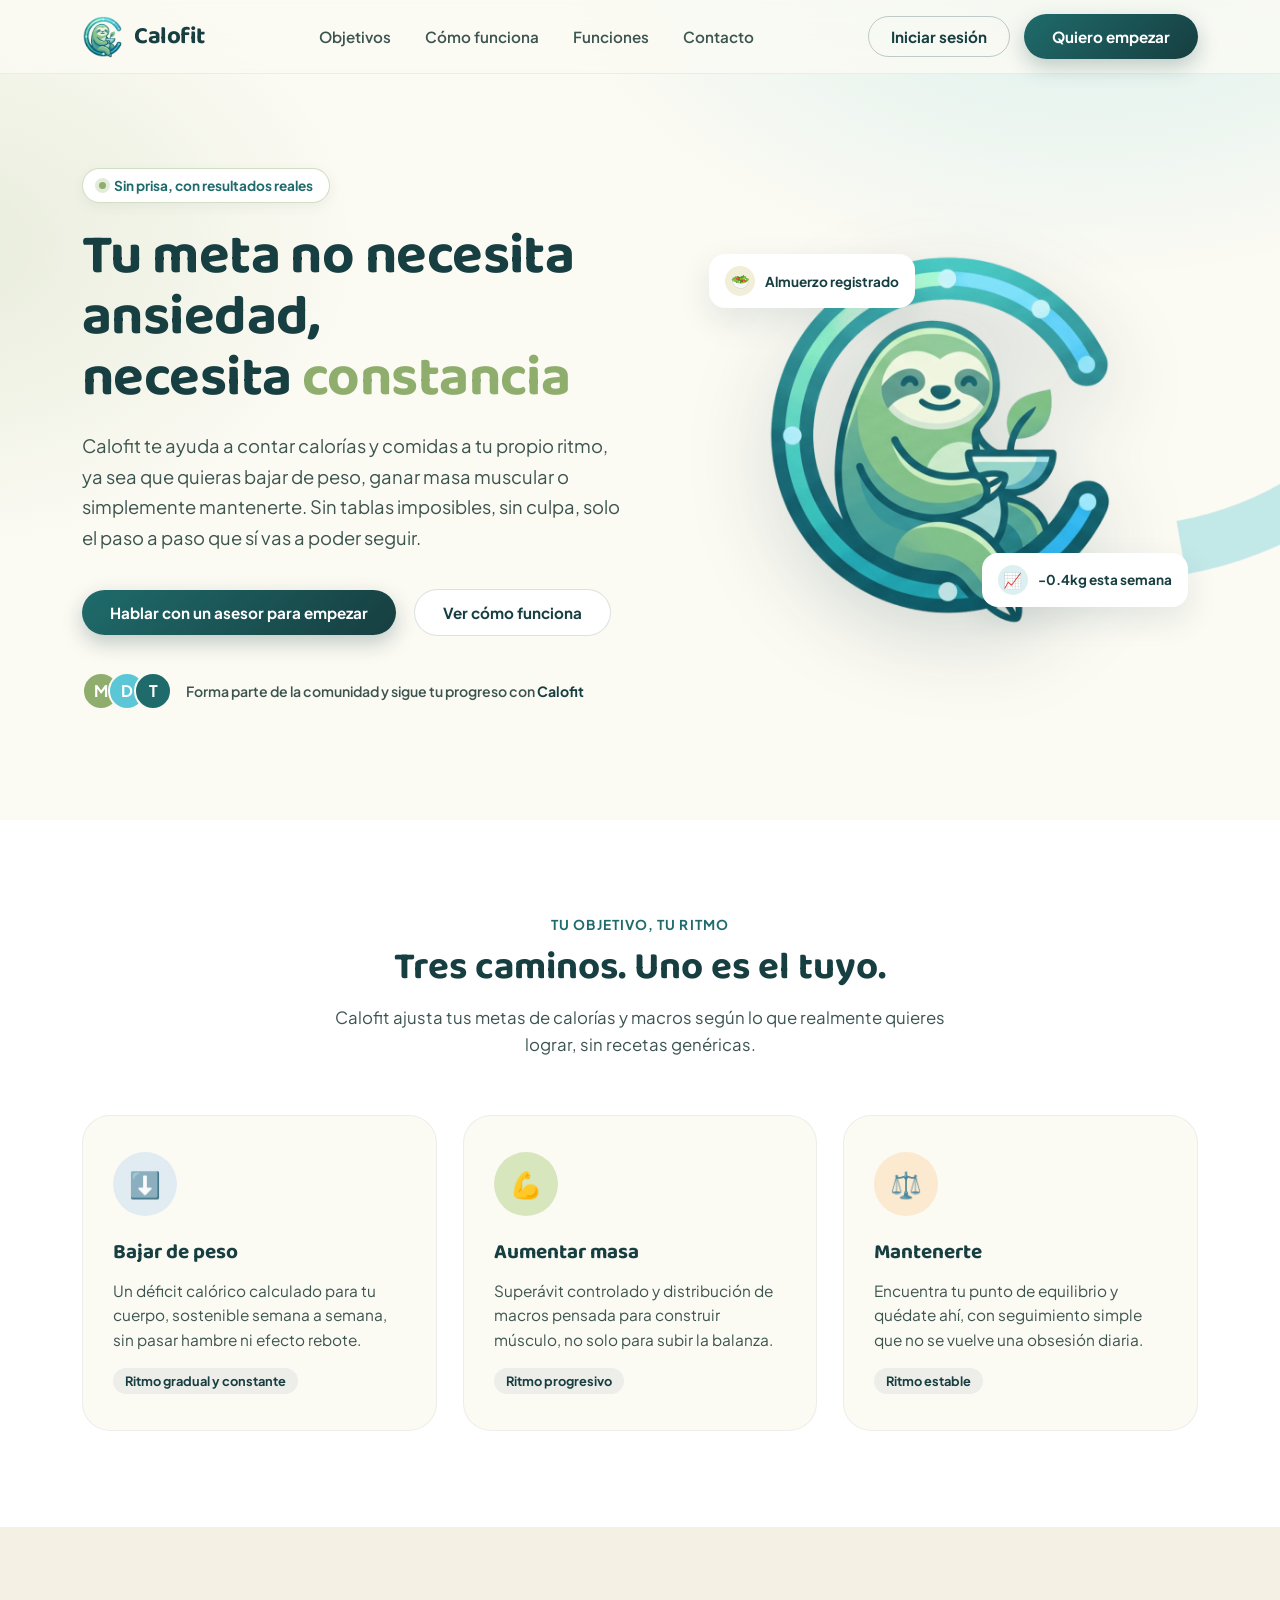
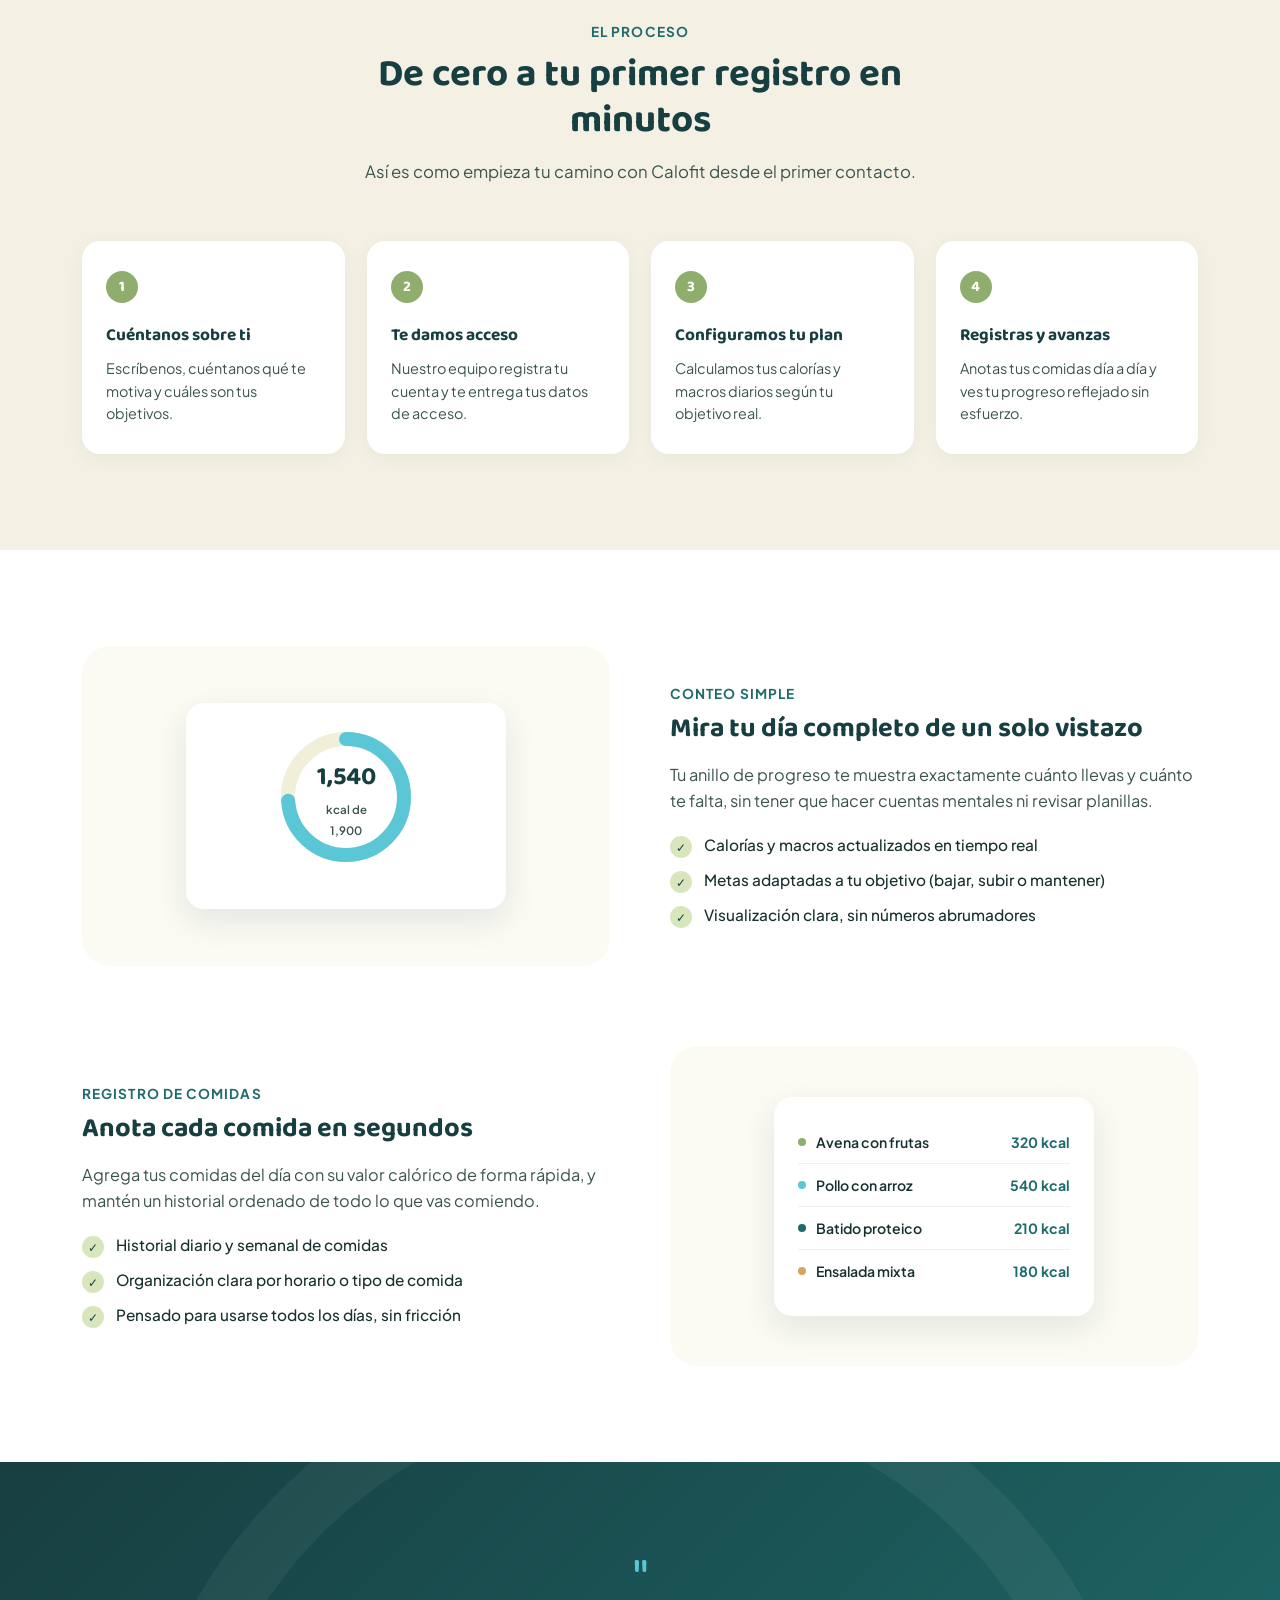
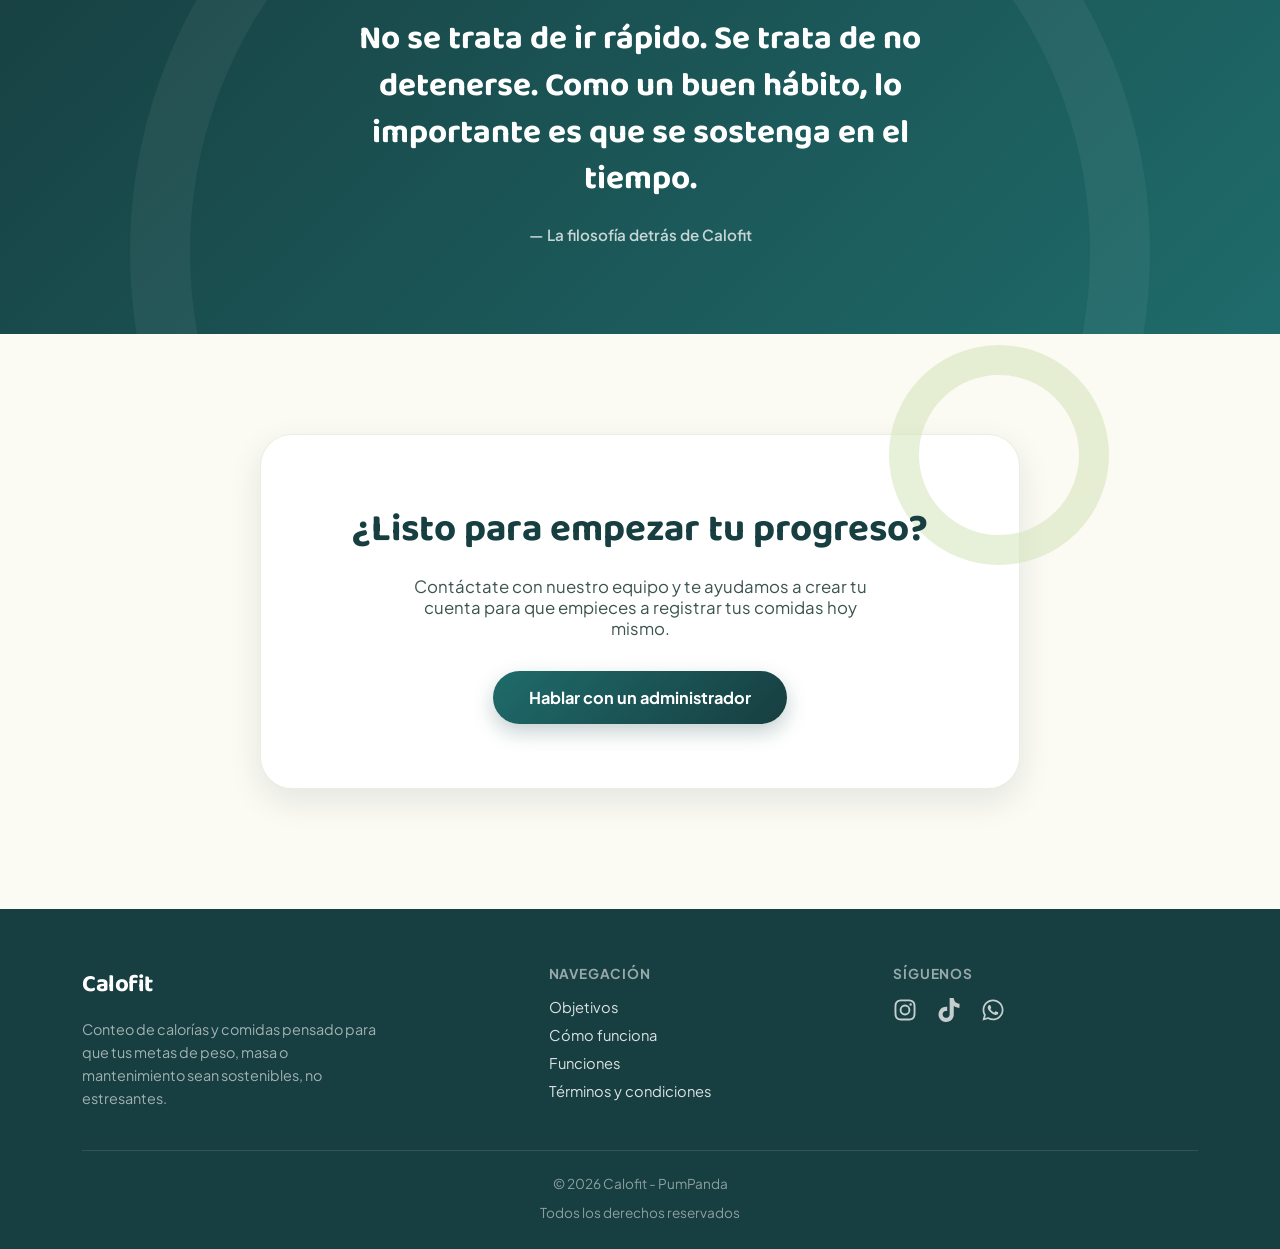
<file: index.html>
<!DOCTYPE html>
<html lang="es">
<head>
  <meta charset="UTF-8">
  <meta name="viewport" content="width=device-width, initial-scale=1.0">
  <title>Calofit — Tu ritmo, tus calorías, tus resultados</title>
  <link rel="preconnect" href="https://fonts.googleapis.com">
  <link rel="preconnect" href="https://fonts.gstatic.com" crossorigin>
  <link href="https://fonts.googleapis.com/css2?family=Baloo+2:wght@500;600;700;800&family=Plus+Jakarta+Sans:wght@400;500;600;700&display=swap" rel="stylesheet">
  <link rel="stylesheet" href="css/styles.css">
</head>
<body>

<!-- ============ HEADER ============ -->
<header id="header">
  <div class="nav-wrap">
    <a href="#top" class="brand">
      <img src="assets/logo-icon.png" alt="Calofit" class="brand-mark">
      <span class="brand-name">Calofit</span>
    </a>

    <nav class="nav-links">
      <a href="#objetivos">Objetivos</a>
      <a href="#como-funciona">Cómo funciona</a>
      <a href="#funciones">Funciones</a>
      <a href="#contacto">Contacto</a>
    </nav>

    <div class="nav-actions">
      <a href="https://calofit-frontend-production.up.railway.app/login" target="_blank" class="btn btn-login">Iniciar sesión</a>
      <a href="#contacto" class="btn btn-primary">Quiero empezar</a>
      <button class="menu-toggle" id="menuToggle" aria-label="Abrir menú">
        <span></span><span></span><span></span>
      </button>
    </div>
  </div>
</header>

<div class="mobile-overlay" id="mobileOverlay"></div>
<div class="mobile-panel" id="mobilePanel">
  <a href="#objetivos">Objetivos</a>
  <a href="#como-funciona">Cómo funciona</a>
  <a href="#funciones">Funciones</a>
  <a href="#contacto">Contacto</a>
  <a href="https://calofit-frontend-production.up.railway.app/login" target="_blank" style="margin-top:8px;">Iniciar sesión</a>
  <a href="#contacto" class="btn btn-primary" style="margin-top:4px; color: white;">Quiero empezar</a>
</div>

<!-- ============ HERO ============ -->
<section class="hero" id="top">
  <div class="hero-arc"></div>
  <div class="hero-arc-2"></div>
  <div class="container hero-inner">
    <div class="hero-copy">
      <span class="eyebrow"><span class="dot"></span> Sin prisa, con resultados reales</span>
      <h1>
        Tu meta no necesita ansiedad,<br>
        necesita <span class="accent">constancia</span>
      </h1>
      <p class="lead">
        Calofit te ayuda a contar calorías y comidas a tu propio ritmo, ya sea que quieras bajar de peso, ganar masa muscular o simplemente mantenerte. Sin tablas imposibles, sin culpa, solo el paso a paso que sí vas a poder seguir.
      </p>
      <div class="hero-ctas">
        <a href="#contacto" class="btn btn-primary">Hablar con un asesor para empezar</a>
        <a href="#como-funciona" class="btn btn-ghost-green">Ver cómo funciona</a>
      </div>
      <div class="hero-trust">
        <div class="avatars">
          <span style="background:#8FAE6E;">M</span>
          <span style="background:#5BC7D6;">D</span>
          <span style="background:#1F6B6B;">T</span>
        </div>
        <p class="txt">Forma parte de la comunidad y sigue tu progreso con <strong>Calofit</strong></p>
      </div>
    </div>

    <div class="hero-visual">
      <div class="hero-visual-ring">
        <img src="assets/logo-icon.png" alt="Calofit" class="hero-logo-img" id="heroLogo">
        <div class="float-card c1">
          <span class="ic">🥗</span> Almuerzo registrado
        </div>
        <div class="float-card c2">
          <span class="ic">📈</span> -0.4kg esta semana
        </div>
      </div>
    </div>
  </div>
</section>

<!-- ============ GOALS ============ -->
<section class="goals section-pad" id="objetivos">
  <div class="container">
    <div class="section-head reveal">
      <span class="section-tag">Tu objetivo, tu ritmo</span>
      <h2>Tres caminos. Uno es el tuyo.</h2>
      <p>Calofit ajusta tus metas de calorías y macros según lo que realmente quieres lograr, sin recetas genéricas.</p>
    </div>
    <div class="goals-grid">
      <div class="goal-card down reveal">
        <div class="arc-icon">⬇️</div>
        <h3>Bajar de peso</h3>
        <p>Un déficit calórico calculado para tu cuerpo, sostenible semana a semana, sin pasar hambre ni efecto rebote.</p>
        <span class="pace-label">Ritmo gradual y constante</span>
      </div>
      <div class="goal-card up reveal">
        <div class="arc-icon">💪</div>
        <h3>Aumentar masa</h3>
        <p>Superávit controlado y distribución de macros pensada para construir músculo, no solo para subir la balanza.</p>
        <span class="pace-label">Ritmo progresivo</span>
      </div>
      <div class="goal-card maintain reveal">
        <div class="arc-icon">⚖️</div>
        <h3>Mantenerte</h3>
        <p>Encuentra tu punto de equilibrio y quédate ahí, con seguimiento simple que no se vuelve una obsesión diaria.</p>
        <span class="pace-label">Ritmo estable</span>
      </div>
    </div>
  </div>
</section>

<!-- ============ HOW IT WORKS ============ -->
<section class="how section-pad" id="como-funciona">
  <div class="container">
    <div class="section-head reveal">
      <span class="section-tag">El proceso</span>
      <h2>De cero a tu primer registro en minutos</h2>
      <p>Así es como empieza tu camino con Calofit desde el primer contacto.</p>
    </div>
    <div class="how-grid">
      <div class="how-step reveal">
        <div class="step-num">1</div>
        <h4>Cuéntanos sobre ti</h4>
        <p>Escríbenos, cuéntanos qué te motiva y cuáles son tus objetivos.</p>
      </div>
      <div class="how-step reveal">
        <div class="step-num">2</div>
        <h4>Te damos acceso</h4>
        <p>Nuestro equipo registra tu cuenta y te entrega tus datos de acceso.</p>
      </div>
      <div class="how-step reveal">
        <div class="step-num">3</div>
        <h4>Configuramos tu plan</h4>
        <p>Calculamos tus calorías y macros diarios según tu objetivo real.</p>
      </div>
      <div class="how-step reveal">
        <div class="step-num">4</div>
        <h4>Registras y avanzas</h4>
        <p>Anotas tus comidas día a día y ves tu progreso reflejado sin esfuerzo.</p>
      </div>
    </div>
  </div>
</section>

<!-- ============ FEATURES ============ -->
<section class="features section-pad" id="funciones">
  <div class="container">

    <div class="features-grid reveal">
      <div class="feat-visual">
        <div class="mock-card">
          <div class="ring-progress">
            <svg viewBox="0 0 140 140" width="140" height="140">
              <circle cx="70" cy="70" r="58" fill="none" stroke="#F1EFD9" stroke-width="14"/>
              <circle cx="70" cy="70" r="58" fill="none" stroke="#5BC7D6" stroke-width="14" stroke-linecap="round"
                stroke-dasharray="364" stroke-dashoffset="95" transform="rotate(-90 70 70)"/>
            </svg>
            <div class="ring-center">
              <span class="num">1,540</span>
              <span class="label">kcal de 1,900</span>
            </div>
          </div>
        </div>
      </div>
      <div class="feat-text">
        <span class="section-tag">Conteo simple</span>
        <h3>Mira tu día completo de un solo vistazo</h3>
        <p>Tu anillo de progreso te muestra exactamente cuánto llevas y cuánto te falta, sin tener que hacer cuentas mentales ni revisar planillas.</p>
        <ul class="feat-list">
          <li><span class="check">✓</span> Calorías y macros actualizados en tiempo real</li>
          <li><span class="check">✓</span> Metas adaptadas a tu objetivo (bajar, subir o mantener)</li>
          <li><span class="check">✓</span> Visualización clara, sin números abrumadores</li>
        </ul>
      </div>
    </div>

    <div style="height:80px;"></div>

    <div class="features-grid reverse reveal">
      <div class="feat-visual">
        <div class="mock-card">
          <div class="mock-row">
            <span class="food"><span class="dot" style="background:#8FAE6E;"></span>Avena con frutas</span>
            <span class="kcal">320 kcal</span>
          </div>
          <div class="mock-row">
            <span class="food"><span class="dot" style="background:#5BC7D6;"></span>Pollo con arroz</span>
            <span class="kcal">540 kcal</span>
          </div>
          <div class="mock-row">
            <span class="food"><span class="dot" style="background:#1F6B6B;"></span>Batido proteico</span>
            <span class="kcal">210 kcal</span>
          </div>
          <div class="mock-row">
            <span class="food"><span class="dot" style="background:#D8A35B;"></span>Ensalada mixta</span>
            <span class="kcal">180 kcal</span>
          </div>
        </div>
      </div>
      <div class="feat-text">
        <span class="section-tag">Registro de comidas</span>
        <h3>Anota cada comida en segundos</h3>
        <p>Agrega tus comidas del día con su valor calórico de forma rápida, y mantén un historial ordenado de todo lo que vas comiendo.</p>
        <ul class="feat-list">
          <li><span class="check">✓</span> Historial diario y semanal de comidas</li>
          <li><span class="check">✓</span> Organización clara por horario o tipo de comida</li>
          <li><span class="check">✓</span> Pensado para usarse todos los días, sin fricción</li>
        </ul>
      </div>
    </div>

  </div>
</section>

<!-- ============ PHILOSOPHY ============ -->
<section class="philosophy">
  <div class="container philosophy-inner reveal">
    <span class="quote-mark">"</span>
    <h3>No se trata de ir rápido. Se trata de no detenerse. Como un buen hábito, lo importante es que se sostenga en el tiempo.</h3>
    <p class="author">— La filosofía detrás de Calofit</p>
  </div>
</section>

<!-- ============ FINAL CTA ============ -->
<section class="final-cta" id="contacto">
  <div class="container">
    <div class="final-cta-card reveal">
      <div class="arc-deco"></div>
      <h2>¿Listo para empezar tu progreso?</h2>
      <p>Contáctate con nuestro equipo y te ayudamos a crear tu cuenta para que empieces a registrar tus comidas hoy mismo.</p>
      <a id="contact-admin" href="#" target="_blank" class="btn btn-primary">Hablar con un administrador</a>
    </div>
  </div>
</section>

<!-- ============ FOOTER ============ -->
<footer>
  <div class="container">
    <div class="footer-grid">
      <div>
        <div class="footer-brand">
          <span class="brand-name">Calofit</span>
        </div>
        <p class="desc">Conteo de calorías y comidas pensado para que tus metas de peso, masa o mantenimiento sean sostenibles, no estresantes.</p>
      </div>
      <div>
        <h5>Navegación</h5>
        <div class="flinks">
          <a href="#objetivos">Objetivos</a>
          <a href="#como-funciona">Cómo funciona</a>
          <a href="#funciones">Funciones</a>
          <a href="terminos_condiciones.html" target="_blank">Términos y condiciones</a>
        </div>
      </div>
      <div>
        <h5>Síguenos</h5>
        <div class="social-icons">
          <a href="https://www.instagram.com/pumpanda_devs/" target="_blank" aria-label="Instagram">
            <svg xmlns="http://www.w3.org/2000/svg" viewBox="0 0 448 512"><path d="M224.3 141a115 115 0 1 0 -.6 230 115 115 0 1 0 .6-230zm-.6 40.4a74.6 74.6 0 1 1 .6 149.2 74.6 74.6 0 1 1 -.6-149.2zm93.4-45.1a26.8 26.8 0 1 1 53.6 0 26.8 26.8 0 1 1 -53.6 0zm129.7 27.2c-1.7-35.9-9.9-67.7-36.2-93.9-26.2-26.2-58-34.4-93.9-36.2-37-2.1-147.9-2.1-184.9 0-35.8 1.7-67.6 9.9-93.9 36.1s-34.4 58-36.2 93.9c-2.1 37-2.1 147.9 0 184.9 1.7 35.9 9.9 67.7 36.2 93.9s58 34.4 93.9 36.2c37 2.1 147.9 2.1 184.9 0 35.9-1.7 67.7-9.9 93.9-36.2 26.2-26.2 34.4-58 36.2-93.9 2.1-37 2.1-147.8 0-184.8zM399 388c-7.8 19.6-22.9 34.7-42.6 42.6-29.5 11.7-99.5 9-132.1 9s-102.7 2.6-132.1-9c-19.6-7.8-34.7-22.9-42.6-42.6-11.7-29.5-9-99.5-9-132.1s-2.6-102.7 9-132.1c7.8-19.6 22.9-34.7 42.6-42.6 29.5-11.7 99.5-9 132.1-9s102.7-2.6 132.1 9c19.6 7.8 34.7 22.9 42.6 42.6 11.7 29.5 9 99.5 9 132.1s2.7 102.7-9 132.1z"/></svg>
          </a>
          <a href="https://www.tiktok.com/@pumpanda2" target="_blank" aria-label="TikTok">
            <svg xmlns="http://www.w3.org/2000/svg" viewBox="0 0 448 512"><path d="M448.5 209.9c-44 .1-87-13.6-122.8-39.2l0 178.7c0 33.1-10.1 65.4-29 92.6s-45.6 48-76.6 59.6-64.8 13.5-96.9 5.3-60.9-25.9-82.7-50.8-35.3-56-39-88.9 2.9-66.1 18.6-95.2 40-52.7 69.6-67.7 62.9-20.5 95.7-16l0 89.9c-15-4.7-31.1-4.6-46 .4s-27.9 14.6-37 27.3-14 28.1-13.9 43.9 5.2 31 14.5 43.7 22.4 22.1 37.4 26.9 31.1 4.8 46-.1 28-14.4 37.2-27.1 14.2-28.1 14.2-43.8l0-349.4 88 0c-.1 7.4 .6 14.9 1.9 22.2 3.1 16.3 9.4 31.9 18.7 45.7s21.3 25.6 35.2 34.6c19.9 13.1 43.2 20.1 67 20.1l0 87.4z"/></svg>
          </a>
          <a id="contact-whatsapp" href="#" target="_blank" aria-label="WhatsApp">
            <svg xmlns="http://www.w3.org/2000/svg" viewBox="0 0 448 512"><path d="M380.9 97.1c-41.9-42-97.7-65.1-157-65.1-122.4 0-222 99.6-222 222 0 39.1 10.2 77.3 29.6 111L0 480 117.7 449.1c32.4 17.7 68.9 27 106.1 27l.1 0c122.3 0 224.1-99.6 224.1-222 0-59.3-25.2-115-67.1-157zm-157 341.6c-33.2 0-65.7-8.9-94-25.7l-6.7-4-69.8 18.3 18.6-68.1-4.4-7c-18.5-29.4-28.2-63.3-28.2-98.2 0-101.7 82.8-184.5 184.6-184.5 49.3 0 95.6 19.2 130.4 54.1s56.2 81.2 56.1 130.5c0 101.8-84.9 184.6-186.6 184.6zM325.1 300.5c-5.5-2.8-32.8-16.2-37.9-18-5.1-1.9-8.8-2.8-12.5 2.8s-14.3 18-17.6 21.8c-3.2 3.7-6.5 4.2-12 1.4-32.6-16.3-54-29.1-75.5-66-5.7-9.8 5.7-9.1 16.3-30.3 1.8-3.7 .9-6.9-.5-9.7s-12.5-30.1-17.1-41.2c-4.5-10.8-9.1-9.3-12.5-9.5-3.2-.2-6.9-.2-10.6-.2s-9.7 1.4-14.8 6.9c-5.1 5.6-19.4 19-19.4 46.3s19.9 53.7 22.6 57.4c2.8 3.7 39.1 59.7 94.8 83.8 35.2 15.2 49 16.5 66.6 13.9 10.7-1.6 32.8-13.4 37.4-26.4s4.6-24.1 3.2-26.4c-1.3-2.5-5-3.9-10.5-6.6z"/></svg>
          </a>
        </div>
      </div>
    </div>
    <div class="footer-bottom">
      <span>© 2026 Calofit - PumPanda</span>
      <span>Todos los derechos reservados</span>
    </div>
  </div>
</footer>

<script src="js/main.js" defer></script>
<script src="js/whatsapp.js" defer></script>

</body>
</html>
</file>
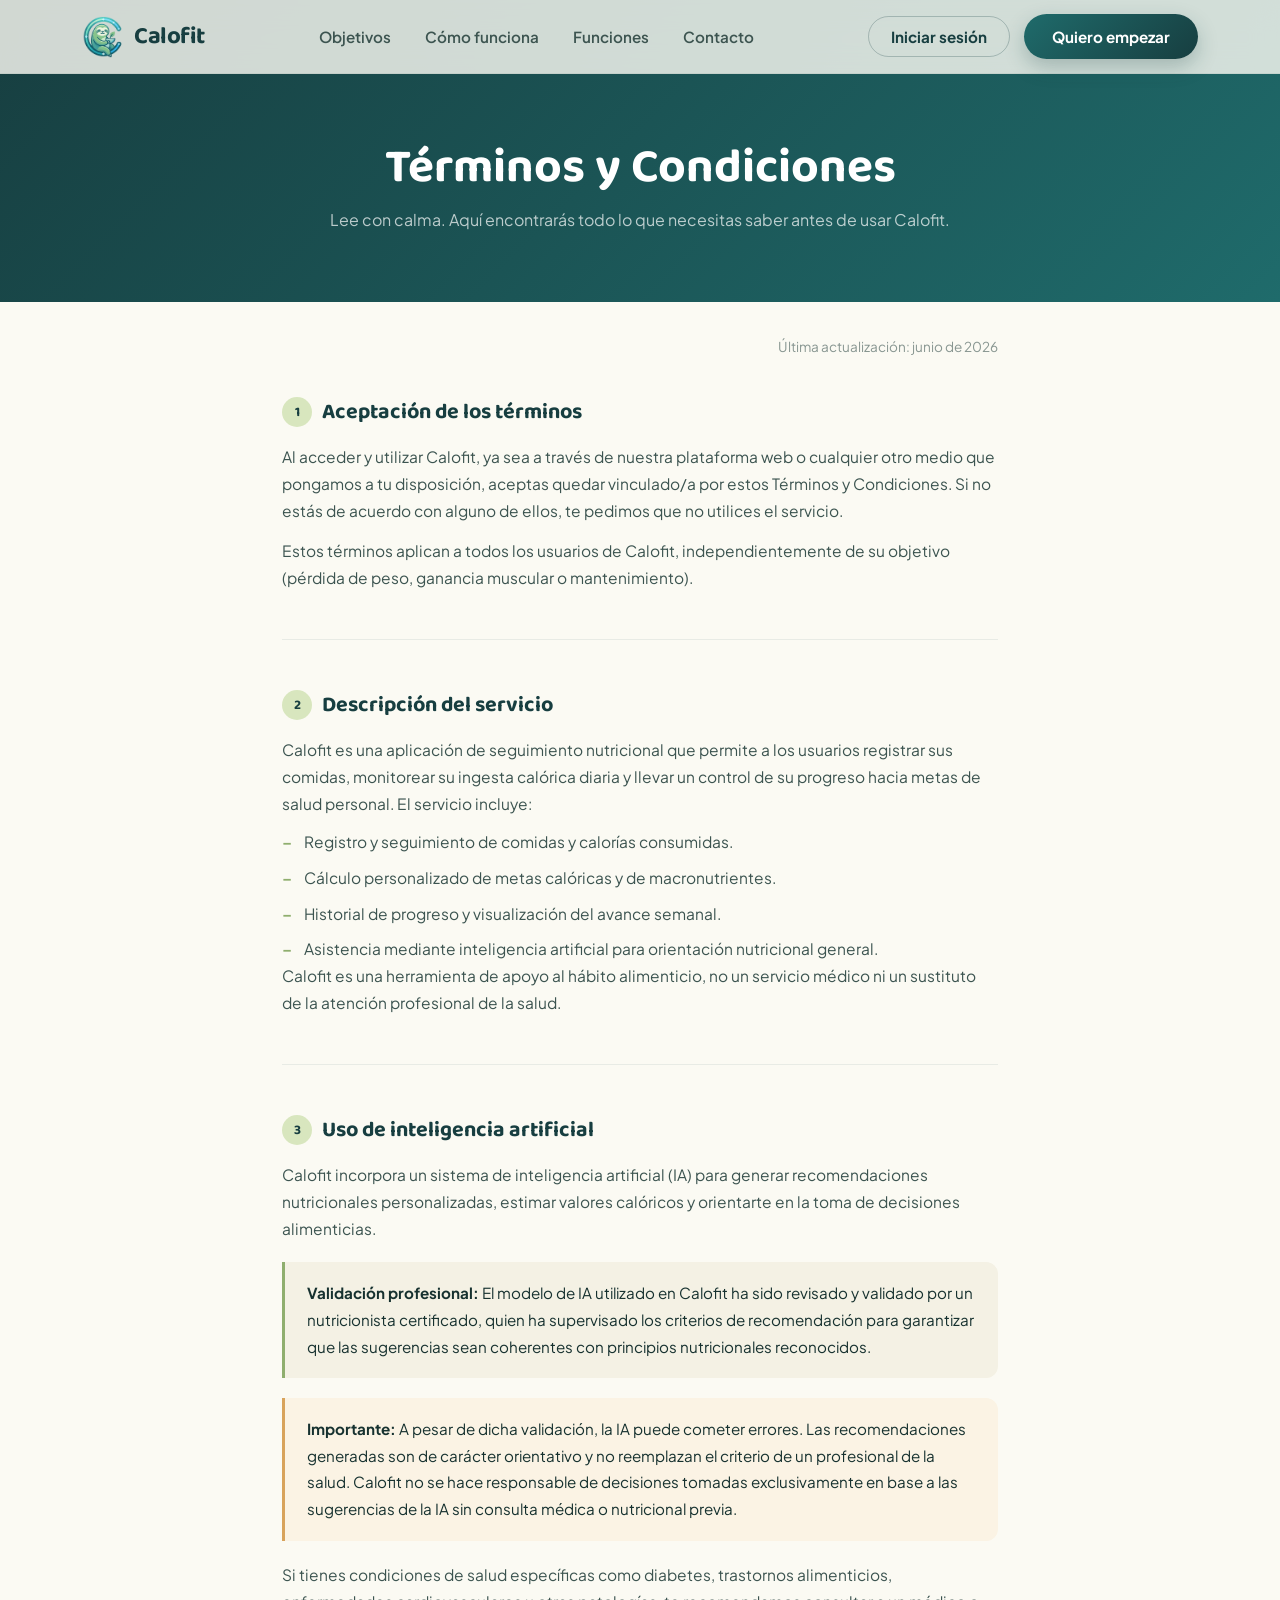
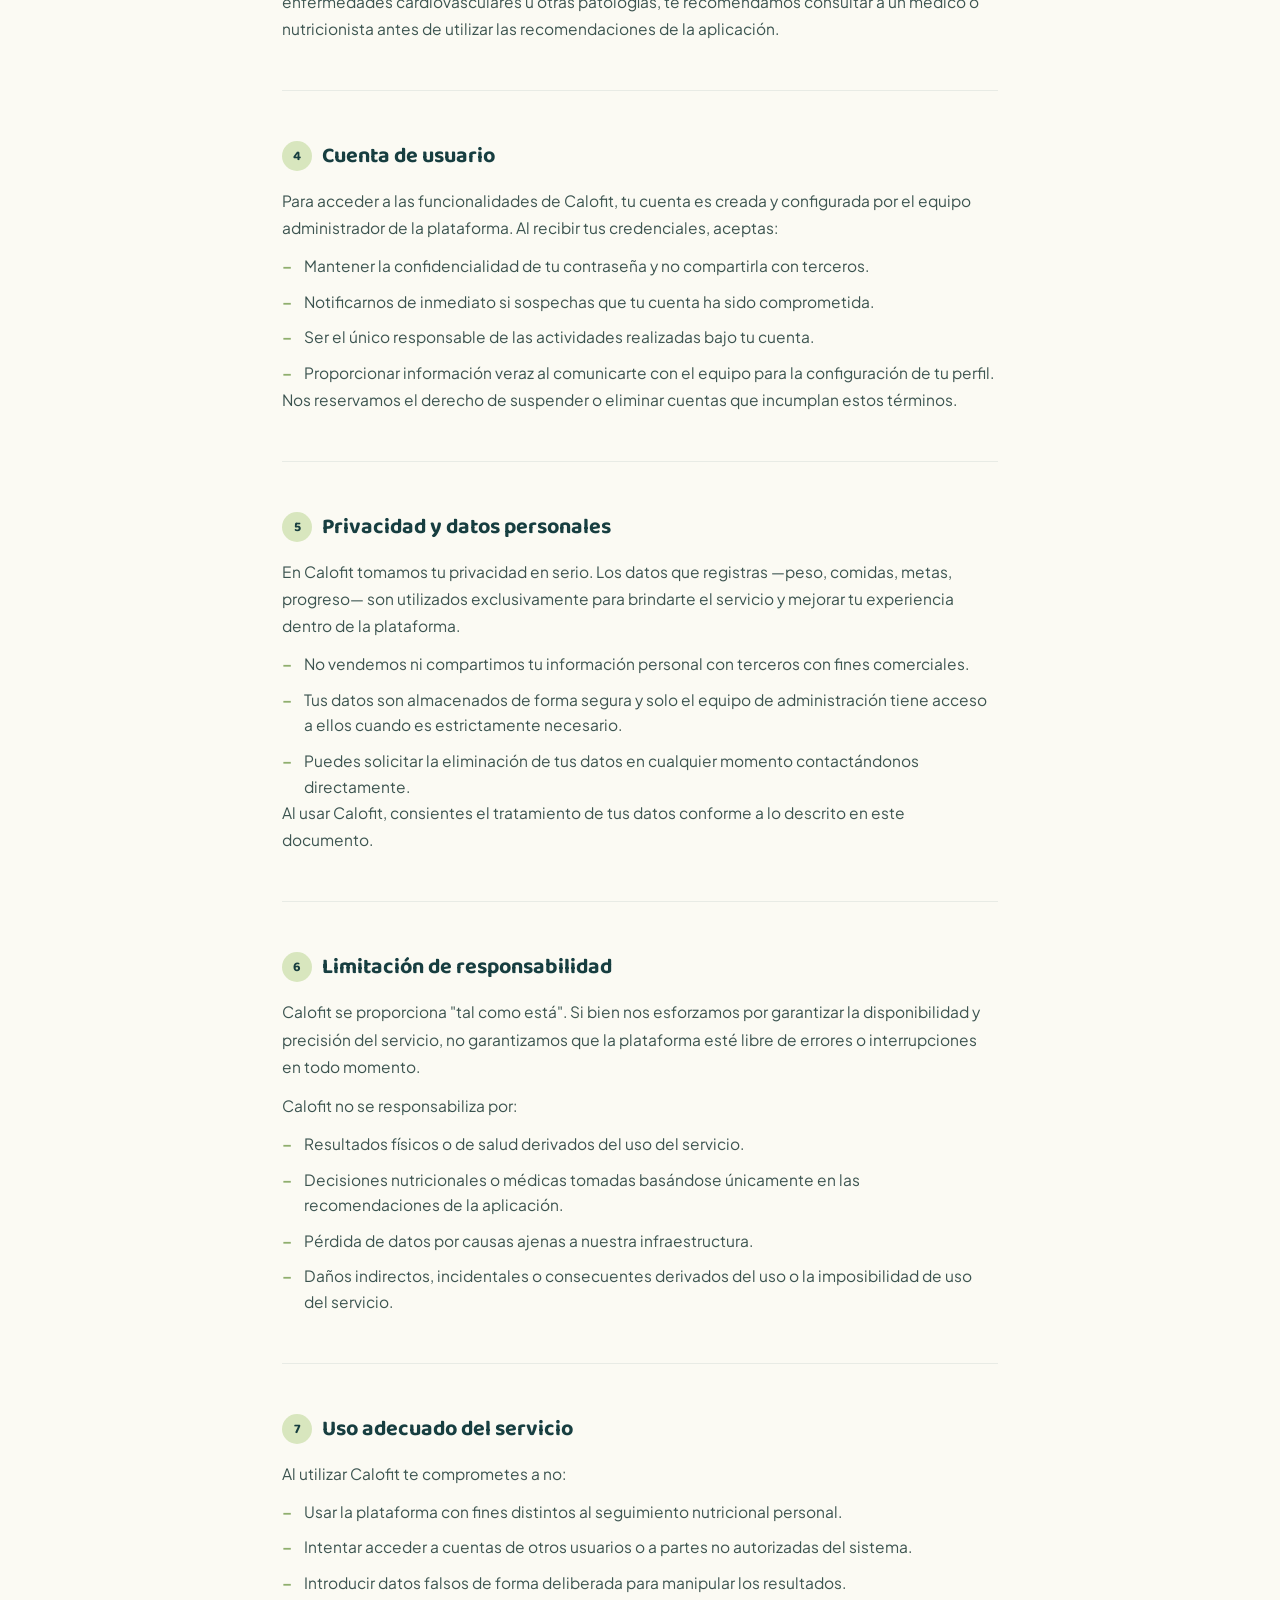
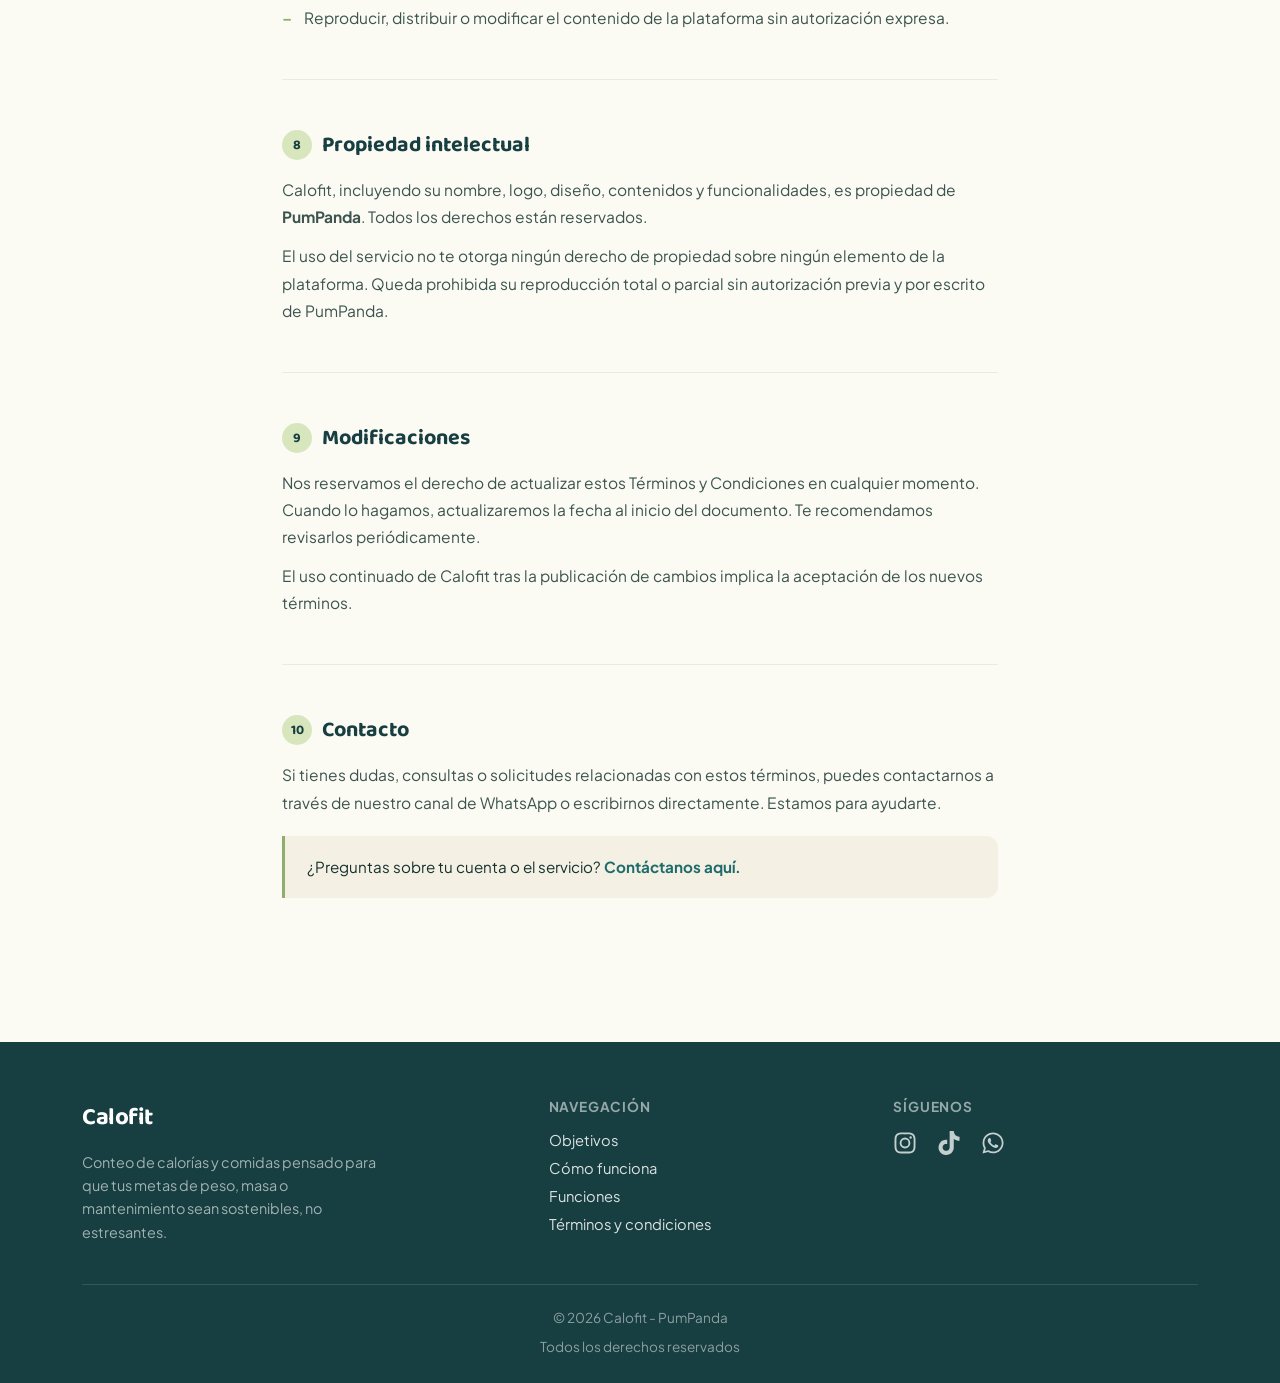
<file: terminos_condiciones.html>
<!DOCTYPE html>
<html lang="es">
<head>
    <meta charset="UTF-8">
    <meta name="viewport" content="width=device-width, initial-scale=1.0">
    <title>Términos y Condiciones — Calofit</title>
    <link rel="preconnect" href="https://fonts.googleapis.com">
    <link rel="preconnect" href="https://fonts.gstatic.com" crossorigin>
    <link href="https://fonts.googleapis.com/css2?family=Baloo+2:wght@500;600;700;800&family=Plus+Jakarta+Sans:wght@400;500;600;700&display=swap" rel="stylesheet">
    <link rel="stylesheet" href="css/styles.css">
    <style>
        .tc-hero {
            background: linear-gradient(135deg, var(--teal-deep), var(--teal-mid));
            padding: 140px 0 72px;
            text-align: center;
            color: var(--white);
        }
        .tc-hero .eyebrow {
            background: rgba(255,255,255,0.12);
            border-color: rgba(255,255,255,0.2);
            color: var(--white);
            margin-bottom: 20px;
        }
        .tc-hero h1 {
            font-family: 'Baloo 2', sans-serif;
            font-size: clamp(2rem, 4vw, 3rem);
            font-weight: 700;
            margin-bottom: 14px;
            line-height: 1.15;
        }
        .tc-hero p {
            font-size: 1rem;
            opacity: 0.7;
        }

        .tc-body {
            max-width: 780px;
            margin: 0 auto;
            padding: 72px 32px 96px;
        }
        .tc-section {
            margin-bottom: 48px;
        }
        .tc-section h2 {
            font-family: 'Baloo 2', sans-serif;
            font-size: 1.35rem;
            color: var(--teal-deep);
            margin-bottom: 14px;
            display: flex;
            align-items: center;
            gap: 10px;
        }
        .tc-section h2 .num {
            display: inline-flex;
            align-items: center;
            justify-content: center;
            width: 30px;
            height: 30px;
            border-radius: 50%;
            background: var(--green-pale);
            color: var(--teal-deep);
            font-size: 0.85rem;
            font-weight: 700;
            flex-shrink: 0;
        }
        .tc-section p {
            font-size: 0.97rem;
            color: var(--ink-soft);
            line-height: 1.75;
            margin-bottom: 12px;
        }
        .tc-section ul {
            list-style: none;
            display: flex;
            flex-direction: column;
            gap: 10px;
            margin-top: 6px;
        }
        .tc-section ul li {
            font-size: 0.97rem;
            color: var(--ink-soft);
            line-height: 1.65;
            padding-left: 22px;
            position: relative;
        }
        .tc-section ul li::before {
            content: '–';
            position: absolute;
            left: 0;
            color: var(--green-leaf);
            font-weight: 700;
        }

        .tc-callout {
            background: var(--bg-cream-2);
            border-left: 3px solid var(--green-leaf);
            border-radius: 0 12px 12px 0;
            padding: 18px 22px;
            margin: 20px 0;
        }
        .tc-callout p {
            margin-bottom: 0;
            font-size: 0.95rem;
            color: var(--ink);
        }

        .tc-callout.warn {
            background: #FBF3E4;
            border-left-color: #D8A35B;
        }

        .tc-divider {
            border: none;
            border-top: 1px solid rgba(23,62,64,0.08);
            margin: 48px 0;
        }

        .tc-updated {
            font-size: 0.85rem;
            color: var(--ink-soft);
            opacity: 0.6;
            text-align: right;
            margin-top: -36px;
            margin-bottom: 40px;
        }
    </style>
</head>
<body>

<!-- ============ HEADER ============ -->
<header id="header">
  <div class="nav-wrap">
    <a href="index.html" class="brand">
      <img src="assets/logo-icon.png" alt="Calofit" class="brand-mark">
      <span class="brand-name">Calofit</span>
    </a>

    <nav class="nav-links">
      <a href="index.html#objetivos">Objetivos</a>
      <a href="index.html#como-funciona">Cómo funciona</a>
      <a href="index.html#funciones">Funciones</a>
      <a href="index.html#contacto">Contacto</a>
    </nav>

    <div class="nav-actions">
      <a href="https://calofit-frontend-production.up.railway.app/login" target="_blank" class="btn btn-login">Iniciar sesión</a>
      <a href="index.html#contacto" class="btn btn-primary">Quiero empezar</a>
      <button class="menu-toggle" id="menuToggle" aria-label="Abrir menú">
        <span></span><span></span><span></span>
      </button>
    </div>
  </div>
</header>

<!-- ============ HERO ============ -->
<section id="tc-hero" class="tc-hero">
  <div class="container">
    <h1>Términos y Condiciones</h1>
    <p>Lee con calma. Aquí encontrarás todo lo que necesitas saber antes de usar Calofit.</p>
  </div>
</section>

<!-- ============ CONTENIDO ============ -->
<main class="tc-body">

  <p class="tc-updated">Última actualización: junio de 2026</p>

  <!-- 1 -->
  <div class="tc-section">
    <h2><span class="num">1</span> Aceptación de los términos</h2>
    <p>Al acceder y utilizar Calofit, ya sea a través de nuestra plataforma web o cualquier otro medio que pongamos a tu disposición, aceptas quedar vinculado/a por estos Términos y Condiciones. Si no estás de acuerdo con alguno de ellos, te pedimos que no utilices el servicio.</p>
    <p>Estos términos aplican a todos los usuarios de Calofit, independientemente de su objetivo (pérdida de peso, ganancia muscular o mantenimiento).</p>
  </div>

  <hr class="tc-divider">

  <!-- 2 -->
  <div class="tc-section">
    <h2><span class="num">2</span> Descripción del servicio</h2>
    <p>Calofit es una aplicación de seguimiento nutricional que permite a los usuarios registrar sus comidas, monitorear su ingesta calórica diaria y llevar un control de su progreso hacia metas de salud personal. El servicio incluye:</p>
    <ul>
      <li>Registro y seguimiento de comidas y calorías consumidas.</li>
      <li>Cálculo personalizado de metas calóricas y de macronutrientes.</li>
      <li>Historial de progreso y visualización del avance semanal.</li>
      <li>Asistencia mediante inteligencia artificial para orientación nutricional general.</li>
    </ul>
    <p>Calofit es una herramienta de apoyo al hábito alimenticio, no un servicio médico ni un sustituto de la atención profesional de la salud.</p>
  </div>

  <hr class="tc-divider">

  <!-- 3 -->
  <div class="tc-section">
    <h2><span class="num">3</span> Uso de inteligencia artificial</h2>
    <p>Calofit incorpora un sistema de inteligencia artificial (IA) para generar recomendaciones nutricionales personalizadas, estimar valores calóricos y orientarte en la toma de decisiones alimenticias.</p>

    <div class="tc-callout">
      <p><strong>Validación profesional:</strong> El modelo de IA utilizado en Calofit ha sido revisado y validado por un nutricionista certificado, quien ha supervisado los criterios de recomendación para garantizar que las sugerencias sean coherentes con principios nutricionales reconocidos.</p>
    </div>

    <div class="tc-callout warn">
      <p><strong>Importante:</strong> A pesar de dicha validación, la IA puede cometer errores. Las recomendaciones generadas son de carácter orientativo y no reemplazan el criterio de un profesional de la salud. Calofit no se hace responsable de decisiones tomadas exclusivamente en base a las sugerencias de la IA sin consulta médica o nutricional previa.</p>
    </div>

    <p>Si tienes condiciones de salud específicas como diabetes, trastornos alimenticios, enfermedades cardiovasculares u otras patologías, te recomendamos consultar a un médico o nutricionista antes de utilizar las recomendaciones de la aplicación.</p>
  </div>

  <hr class="tc-divider">

  <!-- 4 -->
  <div class="tc-section">
    <h2><span class="num">4</span> Cuenta de usuario</h2>
    <p>Para acceder a las funcionalidades de Calofit, tu cuenta es creada y configurada por el equipo administrador de la plataforma. Al recibir tus credenciales, aceptas:</p>
    <ul>
      <li>Mantener la confidencialidad de tu contraseña y no compartirla con terceros.</li>
      <li>Notificarnos de inmediato si sospechas que tu cuenta ha sido comprometida.</li>
      <li>Ser el único responsable de las actividades realizadas bajo tu cuenta.</li>
      <li>Proporcionar información veraz al comunicarte con el equipo para la configuración de tu perfil.</li>
    </ul>
    <p>Nos reservamos el derecho de suspender o eliminar cuentas que incumplan estos términos.</p>
  </div>

  <hr class="tc-divider">

  <!-- 5 -->
  <div class="tc-section">
    <h2><span class="num">5</span> Privacidad y datos personales</h2>
    <p>En Calofit tomamos tu privacidad en serio. Los datos que registras —peso, comidas, metas, progreso— son utilizados exclusivamente para brindarte el servicio y mejorar tu experiencia dentro de la plataforma.</p>
    <ul>
      <li>No vendemos ni compartimos tu información personal con terceros con fines comerciales.</li>
      <li>Tus datos son almacenados de forma segura y solo el equipo de administración tiene acceso a ellos cuando es estrictamente necesario.</li>
      <li>Puedes solicitar la eliminación de tus datos en cualquier momento contactándonos directamente.</li>
    </ul>
    <p>Al usar Calofit, consientes el tratamiento de tus datos conforme a lo descrito en este documento.</p>
  </div>

  <hr class="tc-divider">

  <!-- 6 -->
  <div class="tc-section">
    <h2><span class="num">6</span> Limitación de responsabilidad</h2>
    <p>Calofit se proporciona "tal como está". Si bien nos esforzamos por garantizar la disponibilidad y precisión del servicio, no garantizamos que la plataforma esté libre de errores o interrupciones en todo momento.</p>
    <p>Calofit no se responsabiliza por:</p>
    <ul>
      <li>Resultados físicos o de salud derivados del uso del servicio.</li>
      <li>Decisiones nutricionales o médicas tomadas basándose únicamente en las recomendaciones de la aplicación.</li>
      <li>Pérdida de datos por causas ajenas a nuestra infraestructura.</li>
      <li>Daños indirectos, incidentales o consecuentes derivados del uso o la imposibilidad de uso del servicio.</li>
    </ul>
  </div>

  <hr class="tc-divider">

  <!-- 7 -->
  <div class="tc-section">
    <h2><span class="num">7</span> Uso adecuado del servicio</h2>
    <p>Al utilizar Calofit te comprometes a no:</p>
    <ul>
      <li>Usar la plataforma con fines distintos al seguimiento nutricional personal.</li>
      <li>Intentar acceder a cuentas de otros usuarios o a partes no autorizadas del sistema.</li>
      <li>Introducir datos falsos de forma deliberada para manipular los resultados.</li>
      <li>Reproducir, distribuir o modificar el contenido de la plataforma sin autorización expresa.</li>
    </ul>
  </div>

  <hr class="tc-divider">

  <!-- 8 -->
  <div class="tc-section">
    <h2><span class="num">8</span> Propiedad intelectual</h2>
    <p>Calofit, incluyendo su nombre, logo, diseño, contenidos y funcionalidades, es propiedad de <strong>PumPanda</strong>. Todos los derechos están reservados.</p>
    <p>El uso del servicio no te otorga ningún derecho de propiedad sobre ningún elemento de la plataforma. Queda prohibida su reproducción total o parcial sin autorización previa y por escrito de PumPanda.</p>
  </div>

  <hr class="tc-divider">

  <!-- 9 -->
  <div class="tc-section">
    <h2><span class="num">9</span> Modificaciones</h2>
    <p>Nos reservamos el derecho de actualizar estos Términos y Condiciones en cualquier momento. Cuando lo hagamos, actualizaremos la fecha al inicio del documento. Te recomendamos revisarlos periódicamente.</p>
    <p>El uso continuado de Calofit tras la publicación de cambios implica la aceptación de los nuevos términos.</p>
  </div>

  <hr class="tc-divider">

  <!-- 10 -->
  <div class="tc-section">
    <h2><span class="num">10</span> Contacto</h2>
    <p>Si tienes dudas, consultas o solicitudes relacionadas con estos términos, puedes contactarnos a través de nuestro canal de WhatsApp o escribirnos directamente. Estamos para ayudarte.</p>
    <div class="tc-callout">
      <p>¿Preguntas sobre tu cuenta o el servicio? <a href="index.html#contacto" style="color:var(--teal-mid);font-weight:700;">Contáctanos aquí.</a></p>
    </div>
  </div>

</main>

<!-- ============ FOOTER ============ -->
<footer>
  <div class="container">
    <div class="footer-grid">
      <div>
        <div class="footer-brand">
          <span class="brand-name">Calofit</span>
        </div>
        <p class="desc">Conteo de calorías y comidas pensado para que tus metas de peso, masa o mantenimiento sean sostenibles, no estresantes.</p>
      </div>
      <div>
        <h5>Navegación</h5>
        <div class="flinks">
          <a href="index.html#objetivos">Objetivos</a>
          <a href="index.html#como-funciona">Cómo funciona</a>
          <a href="index.html#funciones">Funciones</a>
          <a href="#tc-hero">Términos y condiciones</a>
        </div>
      </div>
      <div>
        <h5>Síguenos</h5>
        <div class="social-icons">
          <a href="https://www.instagram.com/pumpanda_devs/" target="_blank" aria-label="Instagram">
            <svg xmlns="http://www.w3.org/2000/svg" viewBox="0 0 448 512"><path d="M224.3 141a115 115 0 1 0 -.6 230 115 115 0 1 0 .6-230zm-.6 40.4a74.6 74.6 0 1 1 .6 149.2 74.6 74.6 0 1 1 -.6-149.2zm93.4-45.1a26.8 26.8 0 1 1 53.6 0 26.8 26.8 0 1 1 -53.6 0zm129.7 27.2c-1.7-35.9-9.9-67.7-36.2-93.9-26.2-26.2-58-34.4-93.9-36.2-37-2.1-147.9-2.1-184.9 0-35.8 1.7-67.6 9.9-93.9 36.1s-34.4 58-36.2 93.9c-2.1 37-2.1 147.9 0 184.9 1.7 35.9 9.9 67.7 36.2 93.9s58 34.4 93.9 36.2c37 2.1 147.9 2.1 184.9 0 35.9-1.7 67.7-9.9 93.9-36.2 26.2-26.2 34.4-58 36.2-93.9 2.1-37 2.1-147.8 0-184.8zM399 388c-7.8 19.6-22.9 34.7-42.6 42.6-29.5 11.7-99.5 9-132.1 9s-102.7 2.6-132.1-9c-19.6-7.8-34.7-22.9-42.6-42.6-11.7-29.5-9-99.5-9-132.1s-2.6-102.7 9-132.1c7.8-19.6 22.9-34.7 42.6-42.6 29.5-11.7 99.5-9 132.1-9s102.7-2.6 132.1 9c19.6 7.8 34.7 22.9 42.6 42.6 11.7 29.5 9 99.5 9 132.1s2.7 102.7-9 132.1z"/></svg>
          </a>
          <a href="https://www.tiktok.com/@pumpanda2" target="_blank" aria-label="TikTok">
            <svg xmlns="http://www.w3.org/2000/svg" viewBox="0 0 448 512"><path d="M448.5 209.9c-44 .1-87-13.6-122.8-39.2l0 178.7c0 33.1-10.1 65.4-29 92.6s-45.6 48-76.6 59.6-64.8 13.5-96.9 5.3-60.9-25.9-82.7-50.8-35.3-56-39-88.9 2.9-66.1 18.6-95.2 40-52.7 69.6-67.7 62.9-20.5 95.7-16l0 89.9c-15-4.7-31.1-4.6-46 .4s-27.9 14.6-37 27.3-14 28.1-13.9 43.9 5.2 31 14.5 43.7 22.4 22.1 37.4 26.9 31.1 4.8 46-.1 28-14.4 37.2-27.1 14.2-28.1 14.2-43.8l0-349.4 88 0c-.1 7.4 .6 14.9 1.9 22.2 3.1 16.3 9.4 31.9 18.7 45.7s21.3 25.6 35.2 34.6c19.9 13.1 43.2 20.1 67 20.1l0 87.4z"/></svg>
          </a>
          <a id="contact-whatsapp" href="#" target="_blank" aria-label="WhatsApp">
            <svg xmlns="http://www.w3.org/2000/svg" viewBox="0 0 448 512"><path d="M380.9 97.1c-41.9-42-97.7-65.1-157-65.1-122.4 0-222 99.6-222 222 0 39.1 10.2 77.3 29.6 111L0 480 117.7 449.1c32.4 17.7 68.9 27 106.1 27l.1 0c122.3 0 224.1-99.6 224.1-222 0-59.3-25.2-115-67.1-157zm-157 341.6c-33.2 0-65.7-8.9-94-25.7l-6.7-4-69.8 18.3 18.6-68.1-4.4-7c-18.5-29.4-28.2-63.3-28.2-98.2 0-101.7 82.8-184.5 184.6-184.5 49.3 0 95.6 19.2 130.4 54.1s56.2 81.2 56.1 130.5c0 101.8-84.9 184.6-186.6 184.6zM325.1 300.5c-5.5-2.8-32.8-16.2-37.9-18-5.1-1.9-8.8-2.8-12.5 2.8s-14.3 18-17.6 21.8c-3.2 3.7-6.5 4.2-12 1.4-32.6-16.3-54-29.1-75.5-66-5.7-9.8 5.7-9.1 16.3-30.3 1.8-3.7 .9-6.9-.5-9.7s-12.5-30.1-17.1-41.2c-4.5-10.8-9.1-9.3-12.5-9.5-3.2-.2-6.9-.2-10.6-.2s-9.7 1.4-14.8 6.9c-5.1 5.6-19.4 19-19.4 46.3s19.9 53.7 22.6 57.4c2.8 3.7 39.1 59.7 94.8 83.8 35.2 15.2 49 16.5 66.6 13.9 10.7-1.6 32.8-13.4 37.4-26.4s4.6-24.1 3.2-26.4c-1.3-2.5-5-3.9-10.5-6.6z"/></svg>
          </a>
        </div>
      </div>
    </div>
    <div class="footer-bottom">
      <span>© 2026 Calofit - PumPanda</span>
      <span>Todos los derechos reservados</span>
    </div>
  </div>
</footer>

<script src="js/main.js" defer></script>

</body>
</html>
</file>
<file: css/styles.css>
:root{
  --green-leaf:#8FAE6E;
  --green-pale:#D8E6BE;
  --green-cream:#F1EFD9;
  --teal-deep:#173E40;
  --teal-mid:#1F6B6B;
  --cyan-ring:#5BC7D6;
  --bg-cream:#FBFAF3;
  --bg-cream-2:#F4F1E4;
  --ink:#16312F;
  --ink-soft:#3C5450;
  --white:#FFFFFF;
  --shadow-soft: 0 12px 32px rgba(23,62,64,0.10);
  --radius-lg: 28px;
  --radius-md: 18px;
}

*{margin:0;padding:0;box-sizing:border-box;}

html{scroll-behavior:smooth;}

body{
  font-family:'Plus Jakarta Sans', sans-serif;
  background:var(--bg-cream);
  color:var(--ink);
  overflow-x:hidden;
}

.display{
  font-family:'Baloo 2', sans-serif;
}

a{text-decoration:none;color:inherit;}
button{font-family:inherit;cursor:pointer;border:none;}
img{display:block;max-width:100%;}

.container{
  width:100%;
  max-width:1180px;
  margin:0 auto;
  padding:0 32px;
}

/* ============ HEADER ============ */
header{
  position:fixed;
  top:0;left:0;right:0;
  z-index:100;
  background:rgba(251,250,243,0.82);
  backdrop-filter:blur(14px);
  -webkit-backdrop-filter:blur(14px);
  border-bottom:1px solid rgba(23,62,64,0.07);
  transition:box-shadow .3s ease;
}
header.scrolled{box-shadow:0 4px 24px rgba(23,62,64,0.08);}

.nav-wrap{
  display:flex;
  align-items:center;
  justify-content:space-between;
  padding:14px 32px;
  max-width:1180px;
  margin:0 auto;
}

.brand{
  display:flex;
  align-items:center;
  gap:10px;
}
.brand-mark{
  width:42px;height:42px;
  flex-shrink:0;
}
.brand-name{
  font-family:'Baloo 2', sans-serif;
  font-weight:700;
  font-size:1.5rem;
  color:var(--teal-deep);
  letter-spacing:-0.02em;
}

.nav-links{
  display:flex;
  align-items:center;
  gap:34px;
}
.nav-links a{
  font-size:0.95rem;
  font-weight:600;
  color:var(--ink-soft);
  position:relative;
  padding:6px 0;
  transition:color .2s ease;
}
.nav-links a::after{
  content:'';
  position:absolute;
  bottom:0;left:0;
  width:0%;height:2px;
  background:var(--green-leaf);
  border-radius:2px;
  transition:width .25s ease;
}
.nav-links a:hover{color:var(--teal-deep);}
.nav-links a:hover::after{width:100%;}

.nav-actions{display:flex;align-items:center;gap:14px;}

.btn{
  display:inline-flex;
  align-items:center;
  justify-content:center;
  gap:8px;
  font-weight:700;
  font-size:0.95rem;
  border-radius:100px;
  transition:transform .2s ease, box-shadow .2s ease, background .2s ease;
  white-space:nowrap;
}
.btn:active{transform:scale(0.97);}

.btn-login{
  padding:10px 22px;
  background:transparent;
  color:var(--teal-deep);
  border:1.5px solid rgba(23,62,64,0.25);
}
.btn-login:hover{
  border-color:var(--teal-deep);
  background:rgba(23,62,64,0.05);
}

.btn-primary{
  padding:13px 28px;
  background:linear-gradient(135deg, var(--teal-mid), var(--teal-deep));
  color:var(--white);
  box-shadow:0 8px 20px rgba(23,62,64,0.25);
}
.btn-primary:hover{
  box-shadow:0 10px 26px rgba(23,62,64,0.32);
  transform:translateY(-2px);
}

.btn-ghost-green{
  padding:13px 28px;
  background:var(--white);
  color:var(--teal-deep);
  border:1.5px solid rgba(23,62,64,0.15);
}
.btn-ghost-green:hover{
  border-color:var(--green-leaf);
  background:var(--green-cream);
}

.menu-toggle{
  display:none;
  width:42px;height:42px;
  align-items:center;justify-content:center;
  background:transparent;
  flex-direction:column;
  gap:5px;
}
.menu-toggle span{
  width:22px;height:2px;
  background:var(--teal-deep);
  border-radius:2px;
  transition:all .25s ease;
}
.menu-toggle.open span:nth-child(1){transform:translateY(7px) rotate(45deg);}
.menu-toggle.open span:nth-child(2){opacity:0;}
.menu-toggle.open span:nth-child(3){transform:translateY(-7px) rotate(-45deg);}

/* ============ HERO ============ */
.hero{
  position:relative;
  padding:168px 0 110px;
  overflow:hidden;
  background:
    radial-gradient(ellipse 900px 600px at 85% -10%, rgba(91,199,214,0.22), transparent 60%),
    radial-gradient(ellipse 700px 500px at -5% 30%, rgba(143,174,110,0.18), transparent 60%),
    var(--bg-cream);
}

.hero-arc{
  position:absolute;
  top:-180px;
  right:-220px;
  width:760px;
  height:760px;
  border-radius:50%;
  border:54px solid transparent;
  border-top-color:var(--cyan-ring);
  border-right-color:var(--cyan-ring);
  opacity:0.35;
  transform:rotate(35deg);
  filter:blur(0.5px);
  pointer-events:none;
}
@media (max-width:680px){
  .hero-arc{
    width:420px;height:420px;
    border-width:32px;
    top:-120px; right:-160px;
    opacity:0.22;
  }
}
.hero-arc-2{
  position:absolute;
  bottom:-260px;
  left:-260px;
  width:560px;
  height:560px;
  border-radius:50%;
  border:40px solid transparent;
  border-bottom-color:var(--green-leaf);
  border-left-color:var(--green-leaf);
  opacity:0.16;
  transform:rotate(20deg);
  pointer-events:none;
}

.hero-inner{
  display:grid;
  grid-template-columns:1.05fr 0.95fr;
  align-items:center;
  gap:48px;
  position:relative;
  z-index:2;
}

.eyebrow{
  display:inline-flex;
  align-items:center;
  gap:8px;
  background:var(--white);
  border:1px solid rgba(143,174,110,0.4);
  padding:8px 16px;
  border-radius:100px;
  font-size:0.85rem;
  font-weight:700;
  color:var(--teal-mid);
  margin-bottom:24px;
  box-shadow:0 4px 14px rgba(23,62,64,0.06);
}
.eyebrow .dot{
  width:7px;height:7px;
  border-radius:50%;
  background:var(--green-leaf);
  box-shadow:0 0 0 4px rgba(143,174,110,0.25);
}

.hero h1{
  font-family:'Baloo 2', sans-serif;
  font-weight:700;
  font-size:clamp(2.6rem, 4.4vw, 3.8rem);
  line-height:1.08;
  letter-spacing:-0.01em;
  color:var(--teal-deep);
  margin-bottom:22px;
}
.hero h1 .accent{
  color:var(--green-leaf);
  position:relative;
  display:inline-block;
}
.hero h1 .accent svg{
  position:absolute;
  left:0; bottom:-6px;
  width:100%;
  z-index:-1;
}

.hero p.lead{
  font-size:1.15rem;
  line-height:1.65;
  color:var(--ink-soft);
  max-width:540px;
  margin-bottom:36px;
}

.hero-ctas{
  display:flex;
  align-items:center;
  gap:18px;
  flex-wrap:wrap;
  margin-bottom:36px;
}

.hero-trust{
  display:flex;
  align-items:center;
  gap:14px;
}
.avatars{
  display:flex;
}
.avatars span{
  width:38px;height:38px;
  border-radius:50%;
  border:2.5px solid var(--bg-cream);
  margin-left:-12px;
  display:flex;align-items:center;justify-content:center;
  font-size:1rem;
  font-weight:700;
  color:var(--white);
}
.avatars span:first-child{margin-left:0;}
.hero-trust .txt{
  font-size:0.88rem;
  color:var(--ink-soft);
  font-weight:600;
}
.hero-trust .txt strong{color:var(--teal-deep);}

/* Hero visual */
.hero-visual{
  position:relative;
  display:flex;
  justify-content:center;
  align-items:center;
}
.hero-visual-ring{
  position:relative;
  width:420px;
  height:420px;
  display:flex;
  align-items:center;
  justify-content:center;
}
.hero-logo-img{
  width:380px;
  height:auto;
  filter:drop-shadow(0 24px 40px rgba(23,62,64,0.18));
  animation:float 5s ease-in-out infinite;
}
@keyframes float{
  0%,100%{transform:translateY(0px);}
  50%{transform:translateY(-14px);}
}

.float-card{
  position:absolute;
  background:var(--white);
  border-radius:16px;
  padding:12px 16px;
  box-shadow:var(--shadow-soft);
  display:flex;
  align-items:center;
  gap:10px;
  font-size:0.85rem;
  font-weight:700;
  color:var(--teal-deep);
  animation:floatCard 6s ease-in-out infinite;
}
.float-card.c1{top:6%; left:-6%; animation-delay:0s;}
.float-card.c2{bottom:10%; right:-8%; animation-delay:1.2s;}
.float-card .ic{
  width:30px;height:30px;
  border-radius:50%;
  display:flex;align-items:center;justify-content:center;
  font-size:0.95rem;
  flex-shrink:0;
}
.float-card.c1 .ic{background:var(--green-cream);}
.float-card.c2 .ic{background:#DCF0F2;}
@keyframes floatCard{
  0%,100%{transform:translateY(0px);}
  50%{transform:translateY(10px);}
}

/* ============ SECTIONS GENERAL ============ */
section{position:relative;}
.section-pad{padding:96px 0;}
.section-head{
  text-align:center;
  max-width:640px;
  margin:0 auto 56px;
}
.section-tag{
  font-size:0.85rem;
  font-weight:700;
  color:var(--teal-mid);
  text-transform:uppercase;
  letter-spacing:0.08em;
  margin-bottom:12px;
  display:block;
}
.section-head h2{
  font-family:'Baloo 2', sans-serif;
  font-weight:700;
  font-size:clamp(1.9rem, 3vw, 2.5rem);
  color:var(--teal-deep);
  line-height:1.2;
  margin-bottom:14px;
}
.section-head p{
  font-size:1.05rem;
  color:var(--ink-soft);
  line-height:1.6;
}

/* ===== GOALS / PACES SECTION ===== */
.goals{background:var(--white);}
.goals-grid{
  display:grid;
  grid-template-columns:repeat(3,1fr);
  gap:26px;
}
.goal-card{
  background:var(--bg-cream);
  border-radius:var(--radius-lg);
  padding:36px 30px;
  border:1px solid rgba(23,62,64,0.06);
  transition:transform .3s ease, box-shadow .3s ease, border-color .3s ease;
  position:relative;
  overflow:hidden;
}
.goal-card:hover{
  transform:translateY(-6px);
  box-shadow:var(--shadow-soft);
  border-color:rgba(143,174,110,0.35);
}
.goal-card .arc-icon{
  width:64px;height:64px;
  border-radius:50%;
  display:flex;align-items:center;justify-content:center;
  margin-bottom:20px;
  font-size:1.6rem;
}
.goal-card.down .arc-icon{background:#E1ECF2; }
.goal-card.up .arc-icon{background:var(--green-pale);}
.goal-card.maintain .arc-icon{background:#FBE9D0;}

.goal-card h3{
  font-family:'Baloo 2', sans-serif;
  font-size:1.3rem;
  color:var(--teal-deep);
  margin-bottom:10px;
}
.goal-card p{
  font-size:0.96rem;
  color:var(--ink-soft);
  line-height:1.6;
}
.goal-card .pace-label{
  display:inline-block;
  margin-top:16px;
  font-size:0.8rem;
  font-weight:700;
  padding:5px 12px;
  border-radius:100px;
  color:var(--teal-deep);
  background:rgba(23,62,64,0.06);
}

/* ===== HOW IT WORKS ===== */
.how{background:var(--bg-cream-2);}
.how-grid{
  display:grid;
  grid-template-columns:repeat(4,1fr);
  gap:22px;
  position:relative;
}
.how-step{
  background:var(--white);
  border-radius:var(--radius-md);
  padding:30px 24px;
  text-align:left;
  box-shadow:0 4px 18px rgba(23,62,64,0.05);
  position:relative;
}
.how-step .step-num{
  font-family:'Baloo 2',sans-serif;
  font-size:0.95rem;
  font-weight:700;
  color:var(--white);
  background:var(--green-leaf);
  width:32px;height:32px;
  border-radius:50%;
  display:flex;align-items:center;justify-content:center;
  margin-bottom:18px;
}
.how-step h4{
  font-family:'Baloo 2',sans-serif;
  font-size:1.08rem;
  color:var(--teal-deep);
  margin-bottom:8px;
}
.how-step p{
  font-size:0.9rem;
  color:var(--ink-soft);
  line-height:1.55;
}

/* ===== FEATURES SHOWCASE ===== */
.features{background:var(--white);}
.features-grid{
  display:grid;
  grid-template-columns:1fr 1fr;
  gap:60px;
  align-items:center;
}
.features-grid.reverse .feat-visual{order:2;}
.features-grid.reverse .feat-text{order:1;}

.feat-visual{
  background:var(--bg-cream);
  border-radius:var(--radius-lg);
  padding:36px;
  position:relative;
  min-height:320px;
  display:flex;
  align-items:center;
  justify-content:center;
}
.mock-card{
  background:var(--white);
  border-radius:18px;
  padding:24px;
  width:100%;
  max-width:320px;
  box-shadow:var(--shadow-soft);
}
.mock-card .mock-row{
  display:flex;
  justify-content:space-between;
  align-items:center;
  padding:12px 0;
  border-bottom:1px solid rgba(23,62,64,0.07);
  font-size:0.88rem;
}
.mock-card .mock-row:last-child{border-bottom:none;}
.mock-card .mock-row .food{
  display:flex;align-items:center;gap:10px;
  font-weight:600;
  color:var(--ink);
}
.mock-card .mock-row .food .dot{
  width:8px;height:8px;border-radius:50%;
}
.mock-card .mock-row .kcal{
  font-weight:700;
  color:var(--teal-mid);
}
.ring-progress{
  width:140px;height:140px;
  margin:0 auto 18px;
  position:relative;
}
.ring-center{
  position:absolute;
  top:50%;left:50%;
  transform:translate(-50%,-50%);
  text-align:center;
}
.ring-center .num{
  font-family:'Baloo 2',sans-serif;
  font-size:1.6rem;
  font-weight:700;
  color:var(--teal-deep);
  display:block;
}
.ring-center .label{
  font-size:0.72rem;
  color:var(--ink-soft);
  font-weight:600;
}

.feat-text .section-tag{margin-bottom:10px;}
.feat-text h3{
  font-family:'Baloo 2',sans-serif;
  font-size:1.7rem;
  color:var(--teal-deep);
  margin-bottom:16px;
  line-height:1.25;
}
.feat-text p{
  font-size:1.02rem;
  color:var(--ink-soft);
  line-height:1.65;
  margin-bottom:20px;
}
.feat-list{list-style:none;display:flex;flex-direction:column;gap:12px;}
.feat-list li{
  display:flex;
  align-items:flex-start;
  gap:12px;
  font-size:0.96rem;
  color:var(--ink);
  font-weight:500;
}
.feat-list .check{
  width:22px;height:22px;
  border-radius:50%;
  background:var(--green-pale);
  color:var(--teal-deep);
  display:flex;align-items:center;justify-content:center;
  font-size:0.75rem;
  flex-shrink:0;
  margin-top:1px;
}

/* ===== TESTIMONIAL / SLOTH STRIP ===== */
.philosophy{
  background:linear-gradient(135deg, var(--teal-deep), var(--teal-mid));
  color:var(--white);
  text-align:center;
  padding:90px 0;
  position:relative;
  overflow:hidden;
}
.philosophy::before{
  content:'';
  position:absolute;
  top:-120px; left:50%;
  transform:translateX(-50%);
  width:900px;height:900px;
  border-radius:50%;
  border:60px solid rgba(255,255,255,0.05);
  pointer-events:none;
}
.philosophy-inner{
  max-width:680px;
  margin:0 auto;
  position:relative;
  z-index:2;
}
.philosophy .quote-mark{
  font-family:'Baloo 2',sans-serif;
  font-size:3.5rem;
  color:var(--cyan-ring);
  line-height:1;
  margin-bottom:8px;
  display:block;
}
.philosophy h3{
  font-family:'Baloo 2',sans-serif;
  font-size:clamp(1.6rem,2.6vw,2.1rem);
  line-height:1.4;
  margin-bottom:22px;
}
.philosophy p.author{
  font-size:0.95rem;
  opacity:0.75;
  font-weight:600;
}

/* ===== FINAL CTA ===== */
.final-cta{
  background:var(--bg-cream);
  padding:100px 0 120px;
  text-align:center;
  position:relative;
  overflow:hidden;
}
.final-cta-card{
  max-width:760px;
  margin:0 auto;
  background:var(--white);
  border-radius:32px;
  padding:64px 48px;
  box-shadow:var(--shadow-soft);
  position:relative;
  border:1px solid rgba(143,174,110,0.2);
}
.final-cta-card .arc-deco{
  position:absolute;
  top:-90px; right:-90px;
  width:220px;height:220px;
  border-radius:50%;
  border:30px solid var(--green-pale);
  opacity:0.6;
}
.final-cta-card h2{
  font-family:'Baloo 2',sans-serif;
  font-size:clamp(1.8rem,3vw,2.4rem);
  color:var(--teal-deep);
  margin-bottom:16px;
  position:relative;
  z-index:2;
}
.final-cta-card p{
  font-size:1.05rem;
  color:var(--ink-soft);
  max-width:480px;
  margin:0 auto 32px;
  position:relative;
  z-index:2;
}
.final-cta-card .btn{position:relative;z-index:2;}
.final-cta-card .btn-primary{padding:16px 36px;font-size:1.02rem;}

/* ===== FOOTER ===== */
footer{
  background:var(--teal-deep);
  color:rgba(255,255,255,0.85);
  padding:56px 0 28px;
}
.footer-grid{
  display:grid;
  grid-template-columns:1.4fr 1fr 1fr;
  gap:40px;
  margin-bottom:40px;
}
.footer-brand{display:flex;align-items:center;gap:10px;margin-bottom:14px;}
.footer-brand .brand-name{color:var(--white);}
footer p.desc{font-size:0.9rem;line-height:1.6;color:rgba(255,255,255,0.6);max-width:300px;}
footer h5{
  font-size:0.85rem;
  text-transform:uppercase;
  letter-spacing:0.06em;
  margin-bottom:16px;
  color:rgba(255,255,255,0.55);
}
footer .flinks{display:flex;flex-direction:column;gap:10px;}
footer .flinks a{font-size:0.92rem;color:rgba(255,255,255,0.85);transition:color .2s;}
footer .flinks a:hover{color:var(--cyan-ring);}

.social-icons{display:flex;flex-direction:row;gap:20px;align-items:center;margin-top:4px;}
.social-icons a{color:rgba(255,255,255,0.75);display:flex;transition:color .2s;}
.social-icons a:hover{color:var(--green-leaf);}
.social-icons svg{width:24px;height:24px;fill:currentColor;}

.footer-bottom{
  border-top:1px solid rgba(255,255,255,0.12);
  padding-top:24px;
  display:flex;
  flex-direction: column;
  justify-content:space-between;
  align-items:center;
  font-size:0.85rem;
  color:rgba(255,255,255,0.5);
  flex-wrap:wrap;
  gap:12px;
}

/* ============ MOBILE NAV ============ */
.mobile-panel{
  position:fixed;
  top:0; right:-100%;
  width:78%;
  max-width:320px;
  height:100vh;
  background:var(--white);
  box-shadow:-10px 0 40px rgba(23,62,64,0.15);
  z-index:200;
  padding:90px 32px 32px;
  transition:right .35s ease;
  display:flex;
  flex-direction:column;
  gap:28px;
}
.mobile-panel.open{right:0;}
.mobile-panel a{
  font-size:1.1rem;
  font-weight:700;
  color:var(--teal-deep);
}
.mobile-overlay{
  position:fixed;
  inset:0;
  background:rgba(23,62,64,0.4);
  z-index:150;
  opacity:0;
  pointer-events:none;
  transition:opacity .3s ease;
}
.mobile-overlay.open{opacity:1;pointer-events:auto;}

/* ============ SCROLL REVEAL ============ */
.reveal{
  opacity:0;
  transform:translateY(24px);
  transition:opacity .7s ease, transform .7s ease;
}
.reveal.in{opacity:1;transform:translateY(0);}

/* ============ RESPONSIVE ============ */
@media (max-width:980px){
  .hero-inner{grid-template-columns:1fr;}
  .hero-visual{order:-1;margin-bottom:20px;}
  .hero-visual-ring{width:300px;height:300px;}
  .hero-logo-img{width:260px;}
  .goals-grid{grid-template-columns:1fr;}
  .how-grid{grid-template-columns:1fr 1fr;}
  .features-grid{grid-template-columns:1fr;gap:36px;}
  .features-grid.reverse .feat-visual{order:1;}
  .features-grid.reverse .feat-text{order:2;}
  .footer-grid{grid-template-columns:1fr 1fr;}
}

@media (max-width:680px){
  .nav-links{display:none;}
  .menu-toggle{display:flex;}
  .btn-login{display:none;}
  .nav-actions .btn-primary{display:none;}
  .nav-actions{gap:8px;}
  .hero{padding:140px 0 80px;}
  .hero-ctas{flex-direction:column;align-items:stretch;}
  .hero-ctas .btn{width:100%;}
  .hero-trust{flex-wrap:wrap;}
  .how-grid{grid-template-columns:1fr;}
  .footer-grid{grid-template-columns:1fr;gap:28px;}
  .footer-bottom{flex-direction:column;align-items:center;}
  .final-cta-card{padding:44px 26px;}
  .section-pad{padding:72px 0;}
}
</file>
